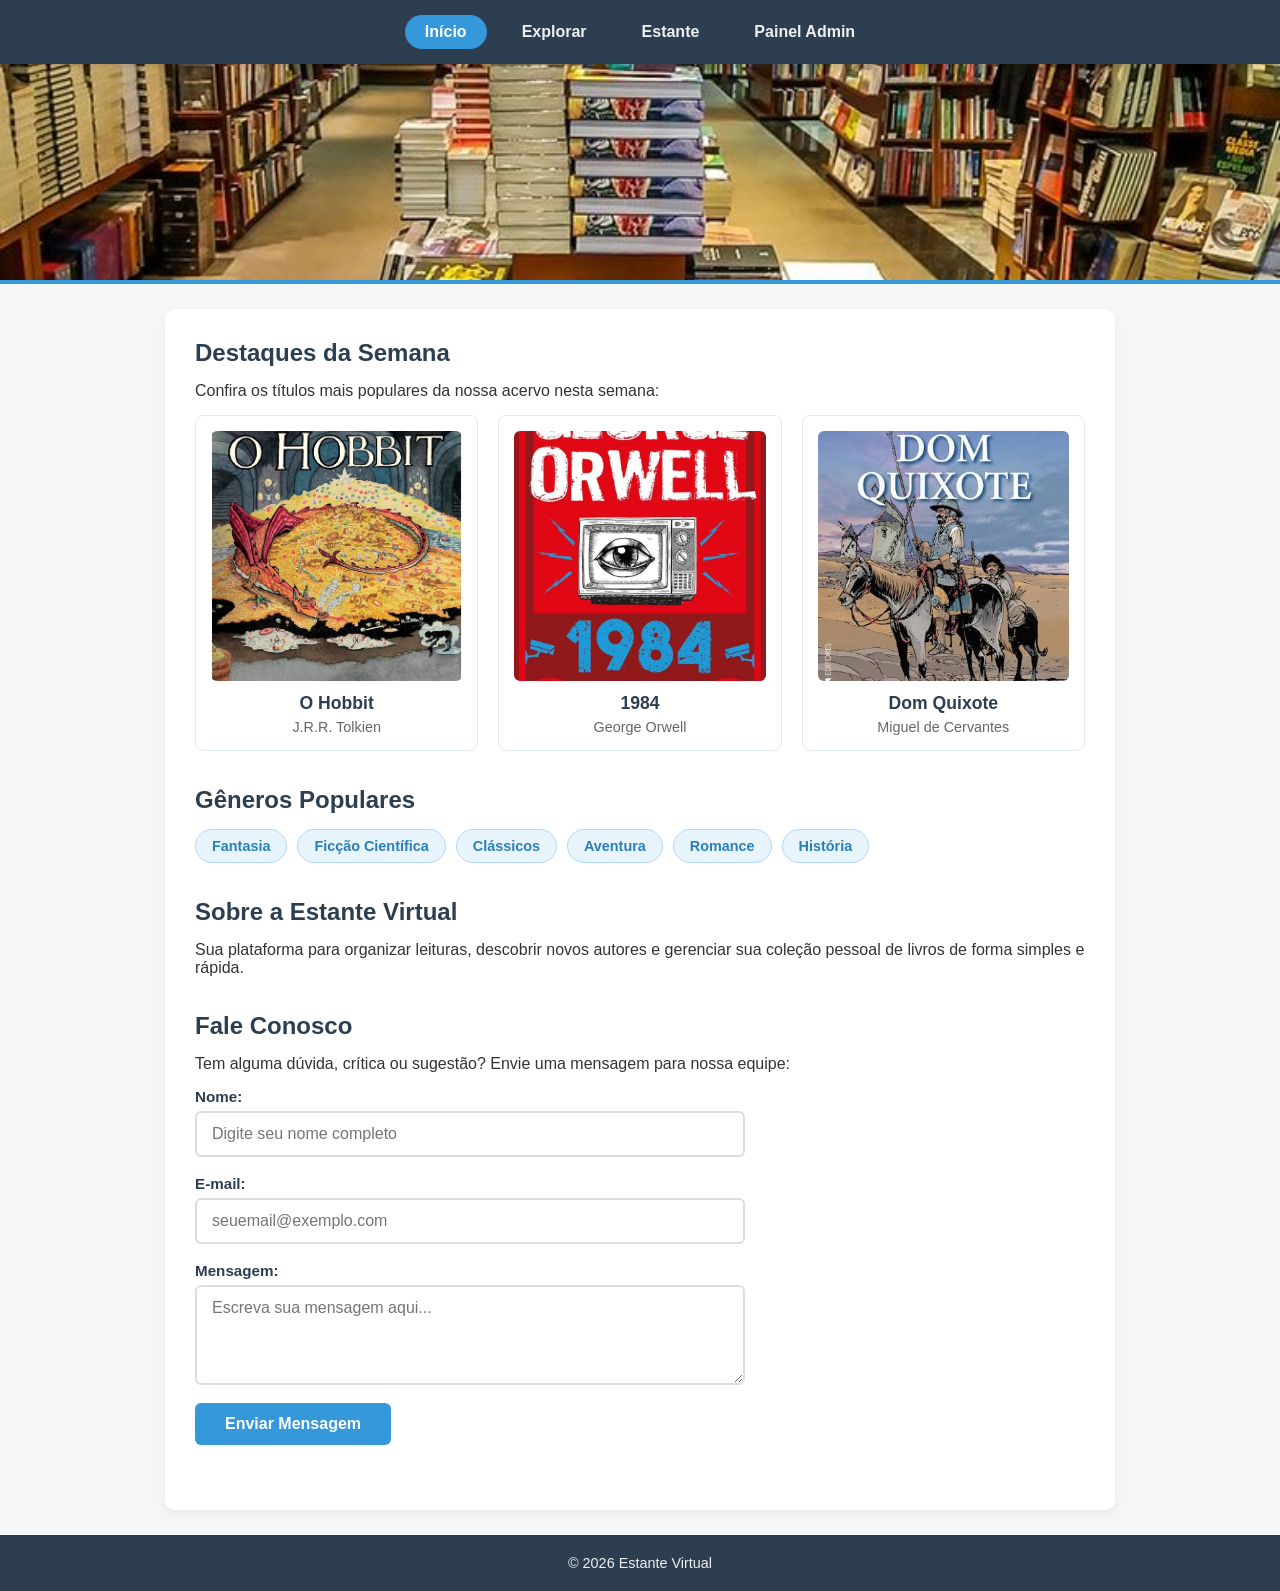
<file: index.html>
<!DOCTYPE html>
<html lang="pt-BR">
<head>
  <meta charset="UTF-8">
  <meta name="viewport" content="width=device-width, initial-scale=1.0">
  <title>Início - Estante Virtual</title>
  <link rel="stylesheet" href="css/style.css">
  <script src="js/script.js" defer></script>
</head>
<body>

  <!-- Menu de Navegação -->
  <nav>
    <a href="index.html">Início</a>
    <a href="pages/explorar.html">Explorar</a>
    <a href="pages/estante.html">Estante</a>
    <a href="php/index.php">Painel Admin</a>
  </nav>

  <!-- Banner -->
  <img src="img/banner.jpg" alt="Interior da Livraria" class="hero-banner">

  <main>
    <section class="secao">
      <h1>Destaques da Semana</h1>
      <p>Confira os títulos mais populares da nossa acervo nesta semana:</p>

      <div class="livros-grid">
        <div class="card-livro">
          <img src="img/hobbit.webp" alt="Capa do livro O Hobbit">
          <h3>O Hobbit</h3>
          <p>J.R.R. Tolkien</p>
        </div>

        <div class="card-livro">
          <img src="img/1984.jpg" alt="Capa do livro 1984">
          <h3>1984</h3>
          <p>George Orwell</p>
        </div>

        <div class="card-livro">
          <img src="img/dom-quixote.jpg" alt="Capa do livro Dom Quixote">
          <h3>Dom Quixote</h3>
          <p>Miguel de Cervantes</p>
        </div>
      </div>
    </section>

    <section class="secao">
      <h2>Gêneros Populares</h2>
      <div class="categorias-container">
        <span class="categoria-tag">Fantasia</span>
        <span class="categoria-tag">Ficção Científica</span>
        <span class="categoria-tag">Clássicos</span>
        <span class="categoria-tag">Aventura</span>
        <span class="categoria-tag">Romance</span>
        <span class="categoria-tag">História</span>
      </div>
    </section>

    <section class="secao">
      <h2>Sobre a Estante Virtual</h2>
      <p>Sua plataforma para organizar leituras, descobrir novos autores e gerenciar sua coleção pessoal de livros de forma simples e rápida.</p>
    </section>

    <!-- Formulário -->
    <section class="secao">
      <h2>Fale Conosco</h2>
      <p>Tem alguma dúvida, crítica ou sugestão? Envie uma mensagem para nossa equipe:</p>

      <form action="php/processa_contato.php" method="POST" class="form-contato">
        <div class="campo-group">
          <label for="nome">Nome:</label>
          <input type="text" id="nome" name="nome" placeholder="Digite seu nome completo" required>
        </div>

        <div class="campo-group">
          <label for="email">E-mail:</label>
          <input type="email" id="email" name="email" placeholder="seuemail@exemplo.com" required>
        </div>

        <div class="campo-group">
          <label for="mensagem">Mensagem:</label>
          <textarea id="mensagem" name="mensagem" rows="4" placeholder="Escreva sua mensagem aqui..." required></textarea>
        </div>

        <button type="submit" class="btn-enviar">Enviar Mensagem</button>
      </form>
    </section>
  </main>

  <footer>
    <p>&copy; 2026 Estante Virtual</p>
  </footer>

</body>
</html>
</file>
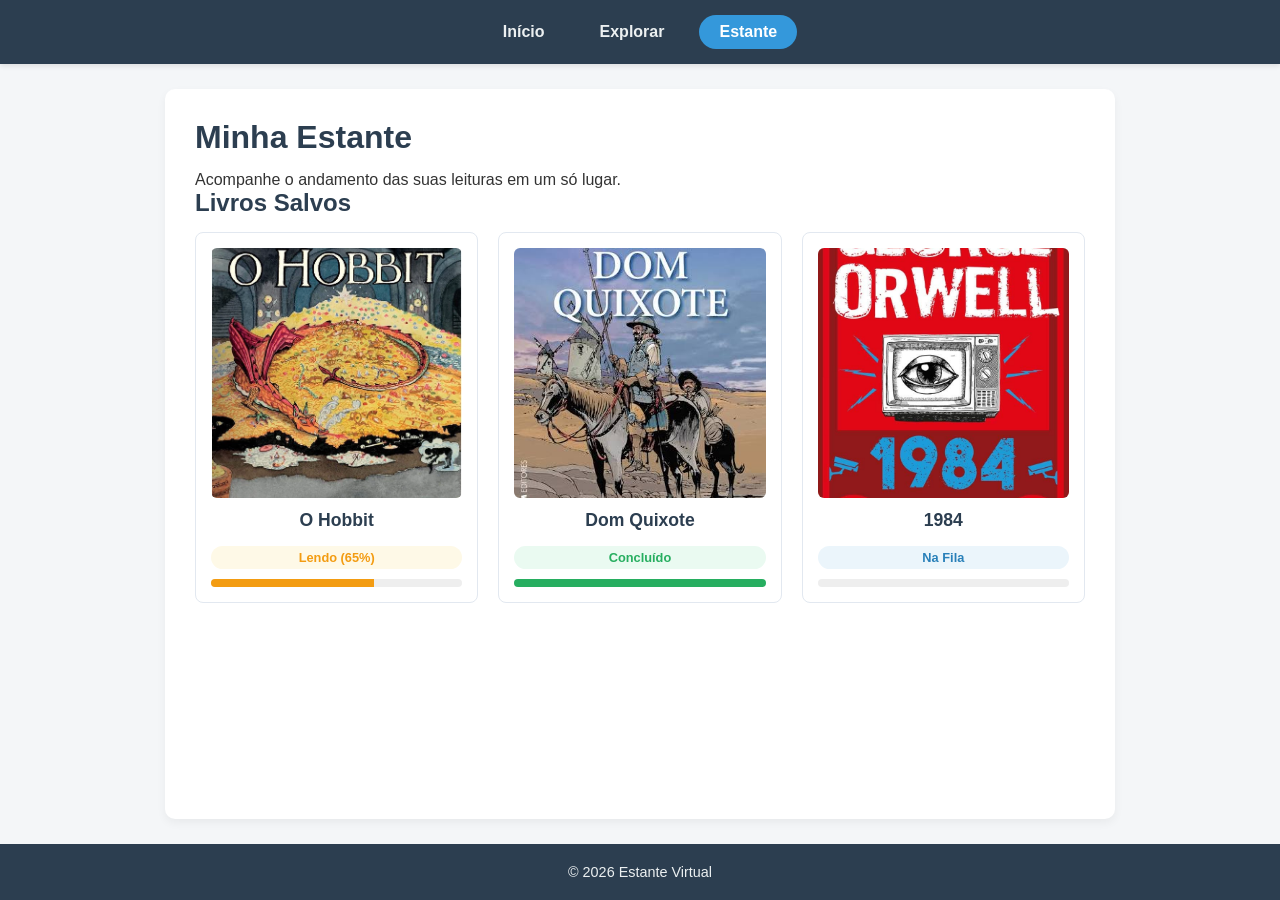
<file: pages/estante.html>
<!DOCTYPE html>
<html lang="pt-BR">
<head>
  <meta charset="UTF-8">
  <meta name="viewport" content="width=device-width, initial-scale=1.0">
  <title>Estante - Estante Virtual</title>
  <link rel="stylesheet" href="../css/style.css">
  <script src="../js/script.js" defer></script>
</head>
<body>

  <!-- Menu de Navegação -->
  <nav>
    <a href="../index.html">Início</a>
    <a href="explorar.html">Explorar</a>
    <a href="estante.html">Estante</a>
  </nav>

  <main>
    <h1>Minha Estante</h1>
    <p>Acompanhe o andamento das suas leituras em um só lugar.</p>

    <section class="secao">
      <h2>Livros Salvos</h2>
      <div class="livros-grid">
        <!-- Livro Lendo Atualmente -->
        <div class="card-livro">
          <img src="../img/hobbit.webp" alt="Capa do livro O Hobbit">
          <h3>O Hobbit</h3>
          <span class="badge-status status-lendo">Lendo (65%)</span>
          <div class="progresso-container">
            <div class="progresso-barra" style="width: 65%;"></div>
          </div>
        </div>

        <!-- Livro Lido -->
        <div class="card-livro">
          <img src="../img/dom-quixote.jpg" alt="Capa do livro Dom Quixote">
          <h3>Dom Quixote</h3>
          <span class="badge-status status-lido">Concluído</span>
          <div class="progresso-container">
            <div class="progresso-barra" style="width: 100%; background-color: #27ae60;"></div>
          </div>
        </div>

        <!-- Livro Quero Ler -->
        <div class="card-livro">
          <img src="../img/1984.jpg" alt="Capa do livro 1984">
          <h3>1984</h3>
          <span class="badge-status status-quero">Na Fila</span>
          <div class="progresso-container">
            <div class="progresso-barra" style="width: 0%;"></div>
          </div>
        </div>
      </div>
    </section>
  </main>

  <footer>
    <p>&copy; 2026 Estante Virtual </p>
  </footer>

</body>
</html>
</file>
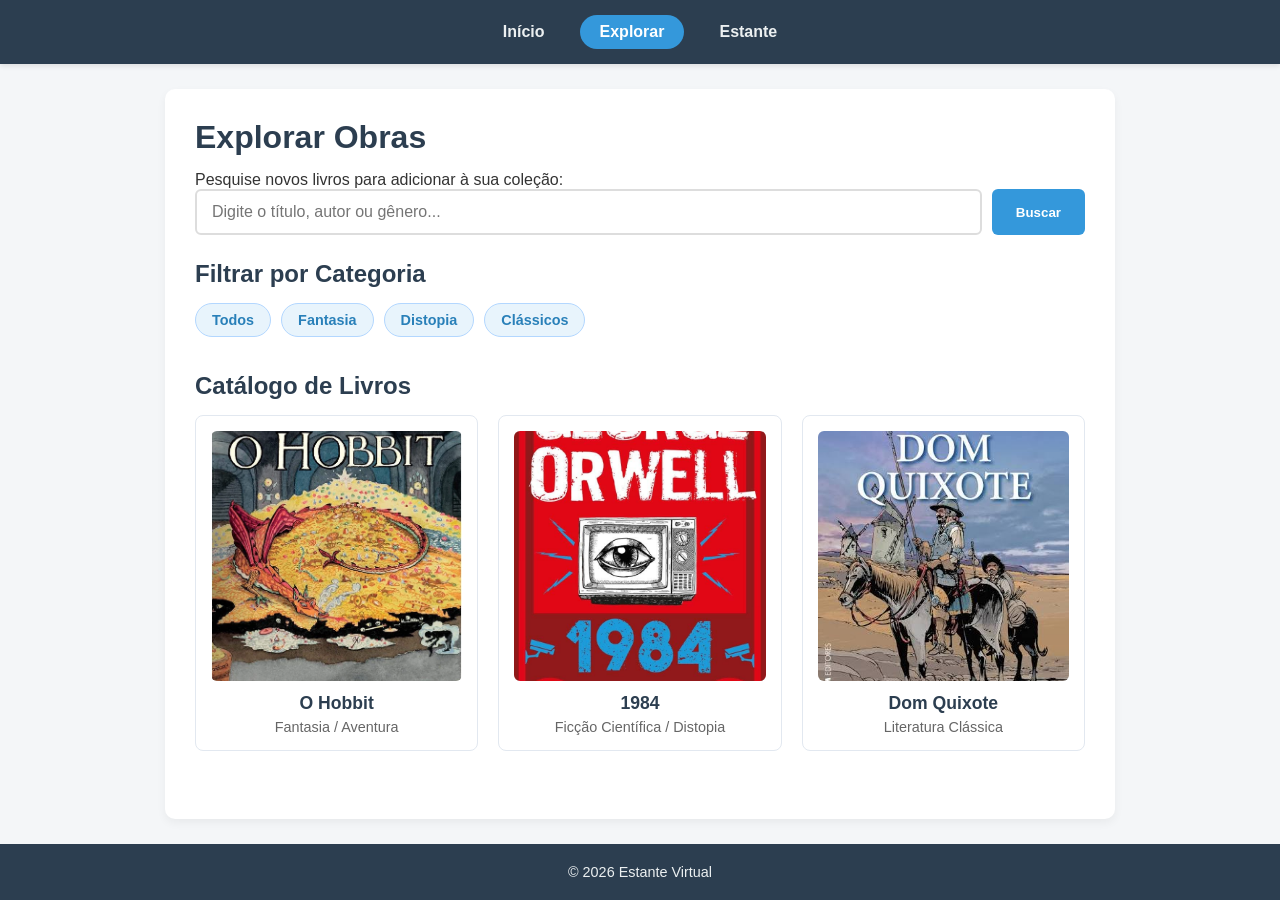
<file: pages/explorar.html>
<!DOCTYPE html>
<html lang="pt-BR">
<head>
  <meta charset="UTF-8">
  <meta name="viewport" content="width=device-width, initial-scale=1.0">
  <title>Explorar - Estante Virtual</title>
  <link rel="stylesheet" href="../css/style.css">
  <script src="../js/script.js" defer></script>
</head>
<body>

  <!-- Menu de Navegação -->
  <nav>
    <a href="../index.html">Início</a>
    <a href="explorar.html">Explorar</a>
    <a href="estante.html">Estante</a>
  </nav>

  <main>
    <h1>Explorar Obras</h1>
    <p>Pesquise novos livros para adicionar à sua coleção:</p>

    <!-- Barra de Pesquisa -->
    <div class="busca-box">
      <input type="text" id="input-busca" placeholder="Digite o título, autor ou gênero...">
      <button id="btn-busca">Buscar</button>
    </div>

    <section class="secao">
      <h2>Filtrar por Categoria</h2>
      <div class="categorias-container">
        <span class="categoria-tag">Todos</span>
        <span class="categoria-tag">Fantasia</span>
        <span class="categoria-tag">Distopia</span>
        <span class="categoria-tag">Clássicos</span>
      </div>
    </section>

    <section class="secao">
      <h2>Catálogo de Livros</h2>
      <div class="livros-grid">
        <div class="card-livro">
          <img src="../img/hobbit.webp" alt="Capa do livro O Hobbit">
          <h3>O Hobbit</h3>
          <p>Fantasia / Aventura</p>
        </div>

        <div class="card-livro">
          <img src="../img/1984.jpg" alt="Capa do livro 1984">
          <h3>1984</h3>
          <p>Ficção Científica / Distopia</p>
        </div>

        <div class="card-livro">
          <img src="../img/dom-quixote.jpg" alt="Capa do livro Dom Quixote">
          <h3>Dom Quixote</h3>
          <p>Literatura Clássica</p>
        </div>
      </div>
    </section>
  </main>

  <footer>
    <p>&copy; 2026 Estante Virtual </p>
  </footer>

</body>
</html>
</file>
<file: css/style.css>
/* Configurações Gerais */
* {
  box-sizing: border-box;
  margin: 0;
  padding: 0;
  font-family: 'Segoe UI', Tahoma, Geneva, Verdana, sans-serif;
}

body {
  background-color: #f4f6f8;
  color: #333;
  display: flex;
  flex-direction: column;
  min-height: 100vh;
}

/* Menu de Navegação */
nav {
  background-color: #2c3e50;
  display: flex;
  justify-content: center;
  gap: 15px;
  padding: 15px 0;
  position: sticky;
  top: 0;
  z-index: 1000;
  box-shadow: 0 2px 5px rgba(0,0,0,0.1);
}

nav a {
  color: #ecf0f1;
  text-decoration: none;
  font-weight: 600;
  padding: 8px 20px;
  border-radius: 20px;
  transition: all 0.2s ease;
}

nav a:hover, nav a.ativo {
  background-color: #3498db;
  color: #fff;
}

/* Banner */
.hero-banner {
  width: 100%;
  height: 220px;
  object-fit: cover;
  border-bottom: 4px solid #3498db;
}

/* Conteúdo Principal */
main {
  max-width: 950px;
  width: 90%;
  margin: 25px auto;
  background-color: #fff;
  padding: 30px;
  border-radius: 10px;
  box-shadow: 0 4px 10px rgba(0, 0, 0, 0.05);
  flex-grow: 1;
}

h1, h2, h3 {
  color: #2c3e50;
  margin-bottom: 15px;
}

.secao {
  margin-bottom: 35px;
}

/* Categorias / Tags */
.categorias-container {
  display: flex;
  flex-wrap: wrap;
  gap: 10px;
  margin-top: 10px;
}

.categoria-tag {
  background-color: #e8f4fc;
  color: #2980b9;
  padding: 8px 16px;
  border-radius: 20px;
  font-size: 0.9rem;
  font-weight: 600;
  border: 1px solid #b3d7ff;
  cursor: pointer;
  transition: background-color 0.2s;
}

.categoria-tag:hover {
  background-color: #3498db;
  color: white;
}

/* Grid de Livros */
.livros-grid {
  display: grid;
  grid-template-columns: repeat(auto-fit, minmax(200px, 1fr));
  gap: 20px;
  margin-top: 15px;
}

.card-livro {
  border: 1px solid #e2e8f0;
  border-radius: 8px;
  padding: 15px;
  text-align: center;
  background-color: #fff;
  transition: transform 0.2s, box-shadow 0.2s;
  display: flex;
  flex-direction: column;
  justify-content: space-between;
}

.card-livro:hover {
  transform: translateY(-5px);
  box-shadow: 0 8px 15px rgba(0,0,0,0.1);
}

.card-livro img {
  width: 100%;
  height: 250px;
  object-fit: cover;
  border-radius: 6px;
  margin-bottom: 12px;
}

.card-livro h3 {
  font-size: 1.1rem;
  margin-bottom: 5px;
}

.card-livro p {
  font-size: 0.9rem;
  color: #666;
}

/* Badges e Progresso na Estante */
.badge-status {
  display: inline-block;
  padding: 4px 12px;
  border-radius: 12px;
  font-size: 0.8rem;
  font-weight: bold;
  margin-top: 10px;
}

.status-lendo { background-color: #fef9e7; color: #f39c12; }
.status-lido { background-color: #eafaf1; color: #27ae60; }
.status-quero { background-color: #ebf5fb; color: #2980b9; }

.progresso-container {
  background-color: #eee;
  border-radius: 10px;
  height: 8px;
  width: 100%;
  margin-top: 10px;
  overflow: hidden;
}

.progresso-barra {
  background-color: #f39c12;
  height: 100%;
}

/* Campo de Busca (Página Explorar) */
.busca-box {
  display: flex;
  gap: 10px;
  margin-bottom: 25px;
}

.busca-box input {
  flex: 1;
  padding: 12px 15px;
  border: 2px solid #ddd;
  border-radius: 6px;
  font-size: 1rem;
  outline: none;
}

.busca-box input:focus {
  border-color: #3498db;
}

.busca-box button {
  padding: 12px 24px;
  background-color: #3498db;
  color: white;
  border: none;
  border-radius: 6px;
  font-weight: bold;
  cursor: pointer;
  transition: background-color 0.2s;
}

.busca-box button:hover {
  background-color: #2980b9;
}

/* Formulário Fale Conosco */
.form-contato {
  display: flex;
  flex-direction: column;
  gap: 18px;
  margin-top: 15px;
  max-width: 550px;
}

.campo-group {
  display: flex;
  flex-direction: column;
  gap: 6px;
}

.campo-group label {
  font-weight: 600;
  color: #2c3e50;
  font-size: 0.95rem;
}

.campo-group input,
.campo-group textarea {
  padding: 12px 15px;
  border: 2px solid #ddd;
  border-radius: 6px;
  font-size: 1rem;
  font-family: inherit;
  outline: none;
  transition: border-color 0.2s;
  resize: vertical;
}

.campo-group input:focus,
.campo-group textarea:focus {
  border-color: #3498db;
}

.btn-enviar {
  align-self: flex-start;
  padding: 12px 30px;
  background-color: #3498db;
  color: white;
  border: none;
  border-radius: 6px;
  font-weight: bold;
  font-size: 1rem;
  cursor: pointer;
  transition: background-color 0.2s, transform 0.1s;
}

.btn-enviar:hover {
  background-color: #2980b9;
}

.btn-enviar:active {
  transform: scale(0.97);
}

/* --- ADICIONADO: Painel Admin e CRUD (Tabelas e Botões) --- */

/* Estilização da Tabela de Mensagens */
table {
  width: 100%;
  border-collapse: collapse;
  margin-top: 20px;
  margin-bottom: 20px;
  background-color: #fff;
  border-radius: 8px;
  overflow: hidden;
  box-shadow: 0 2px 5px rgba(0, 0, 0, 0.05);
}

th, td {
  padding: 12px 15px;
  text-align: left;
  border-bottom: 1px solid #e2e8f0;
}

th {
  background-color: #2c3e50;
  color: #ffffff;
  font-weight: 600;
}

tr:hover {
  background-color: #f8fafc;
}

/* Botão Genérico (.btn) */
.btn {
  display: inline-block;
  padding: 10px 20px;
  background-color: #3498db;
  color: white;
  text-decoration: none;
  border-radius: 6px;
  font-weight: bold;
  font-size: 0.95rem;
  border: none;
  cursor: pointer;
  transition: background-color 0.2s, transform 0.1s;
}

.btn:hover {
  background-color: #2980b9;
}

.btn:active {
  transform: scale(0.97);
}

/* Botão de Editar (Verde) */
.btn-editar {
  display: inline-block;
  padding: 6px 12px;
  background-color: #27ae60;
  color: white;
  text-decoration: none;
  border-radius: 4px;
  font-size: 0.85rem;
  font-weight: bold;
  transition: background-color 0.2s;
}

.btn-editar:hover {
  background-color: #219150;
}

/* Botão de Excluir (Vermelho) */
.btn-excluir {
  display: inline-block;
  padding: 6px 12px;
  background-color: #e74c3c;
  color: white;
  text-decoration: none;
  border-radius: 4px;
  font-size: 0.85rem;
  font-weight: bold;
  transition: background-color 0.2s;
}

.btn-excluir:hover {
  background-color: #c0392b;
}

/* Rodapé */
footer {
  text-align: center;
  padding: 20px;
  background-color: #2c3e50;
  color: #ecf0f1;
  margin-top: auto;
  font-size: 0.9rem;
}
</file>
